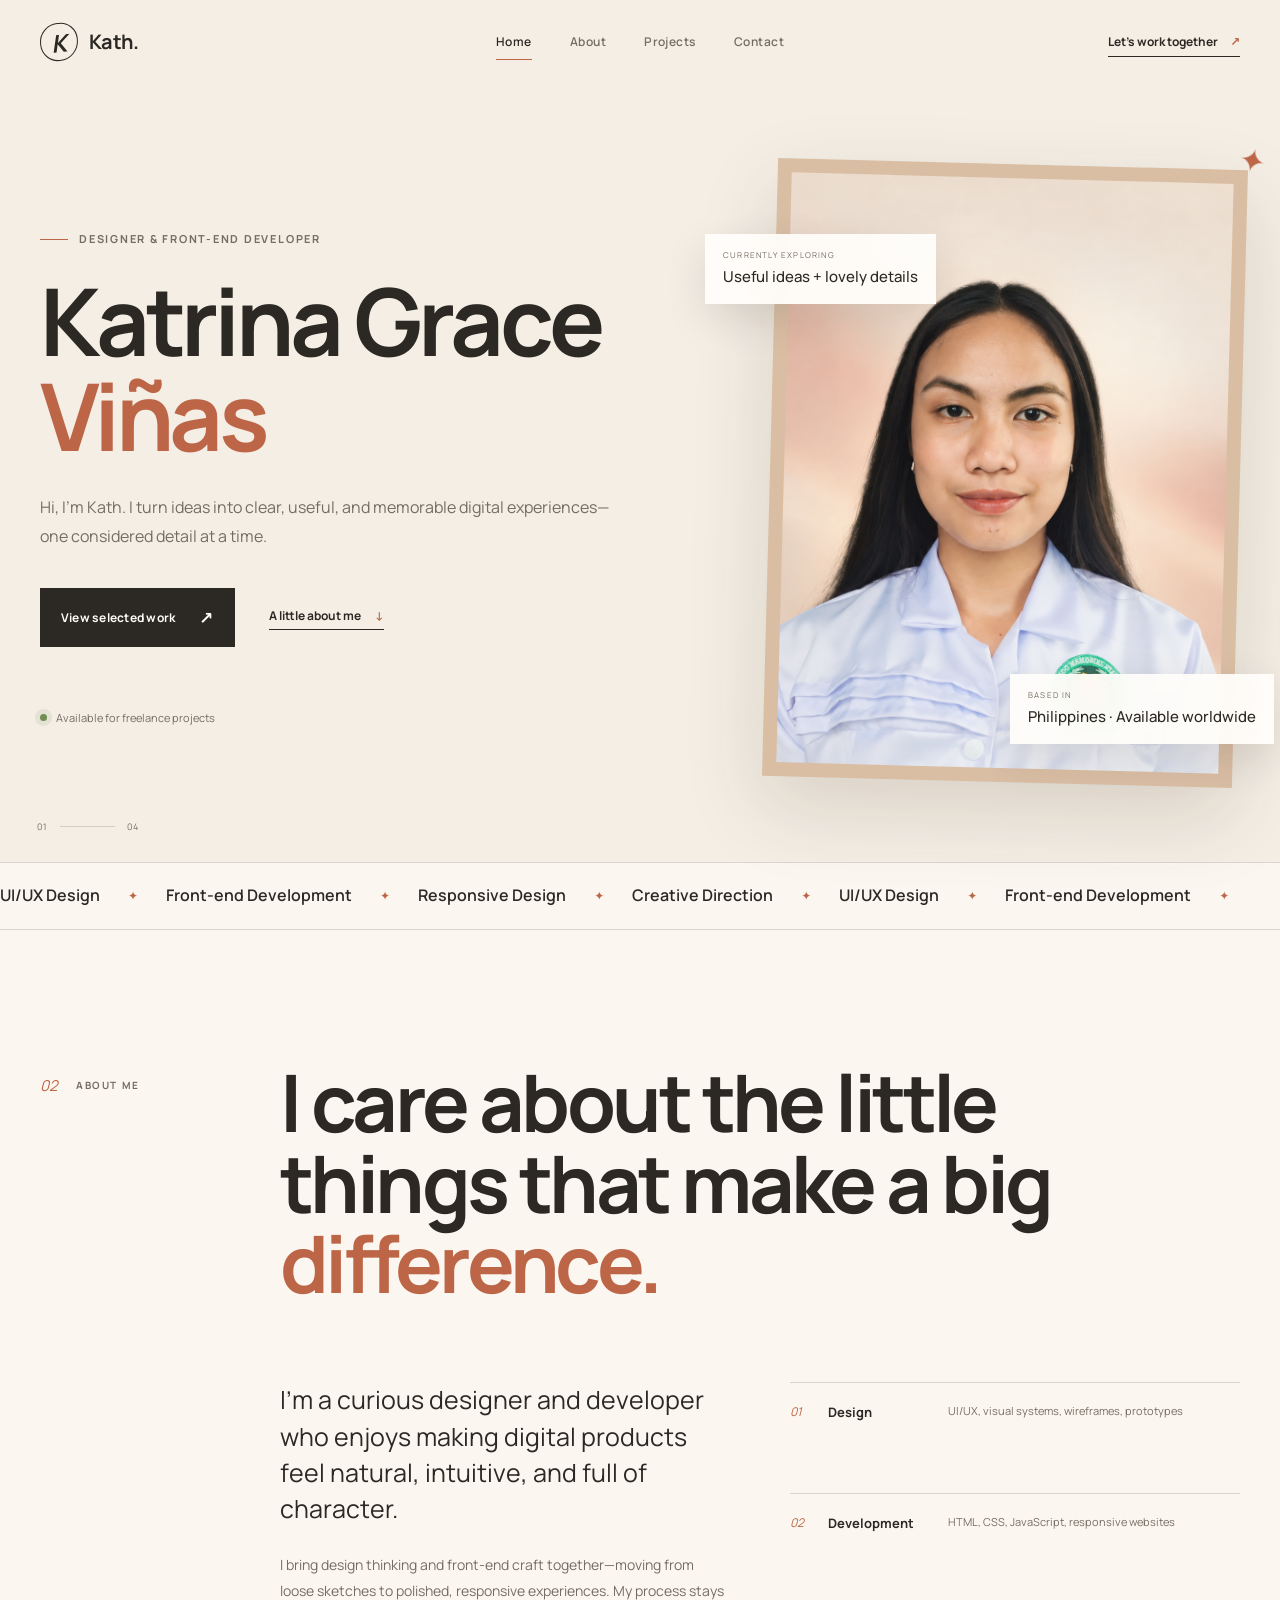
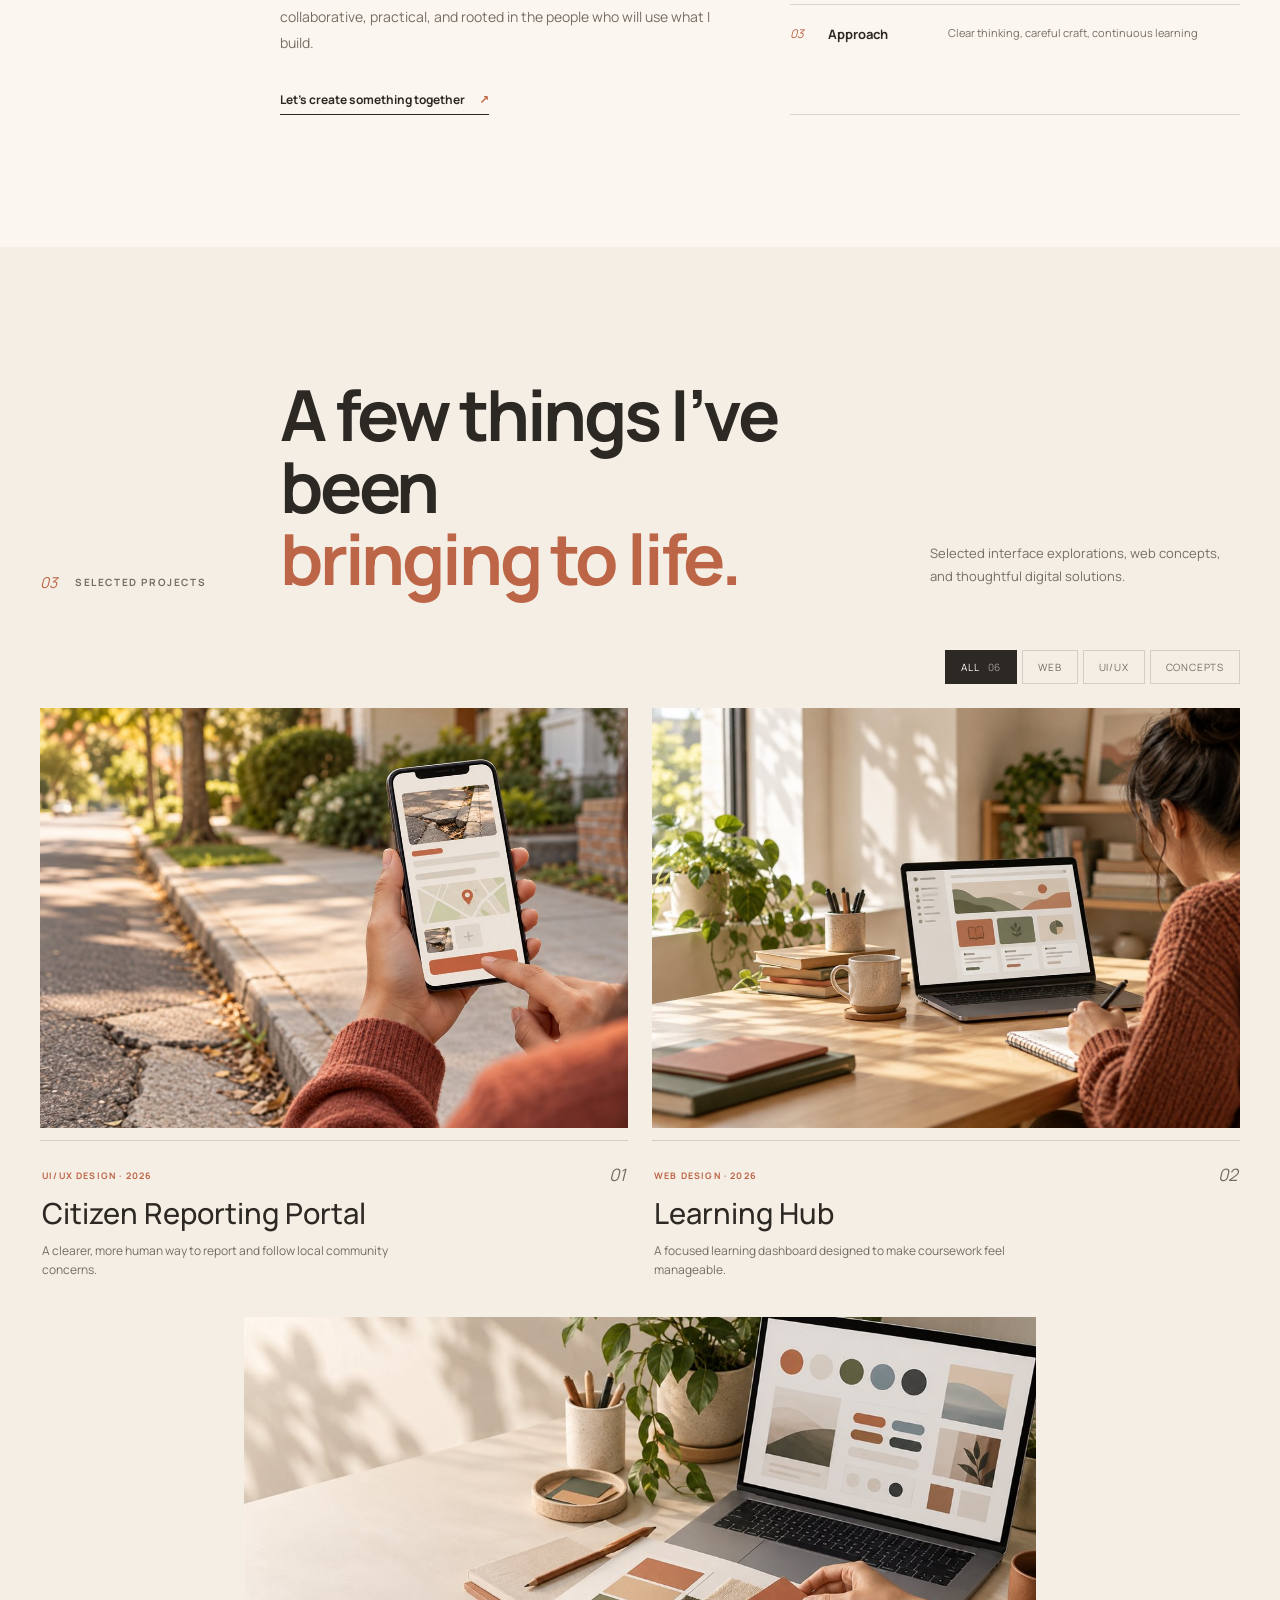
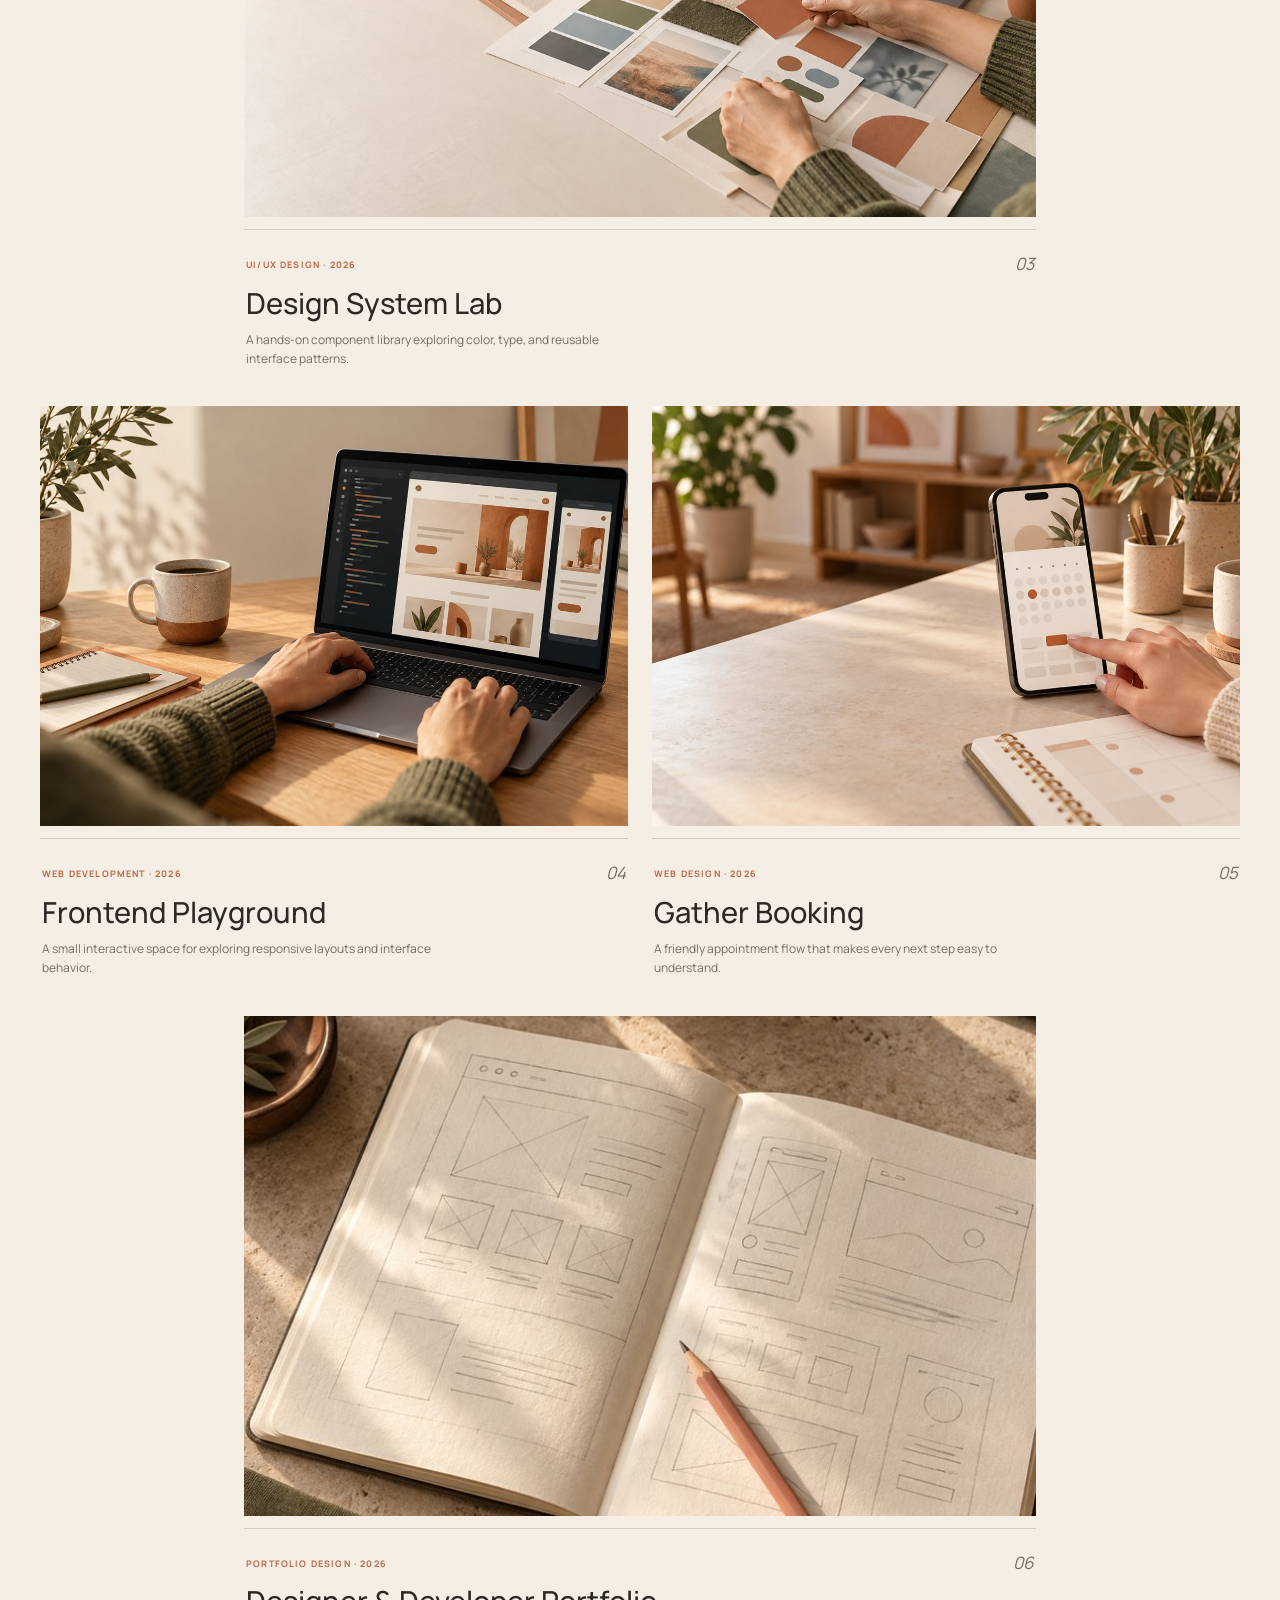
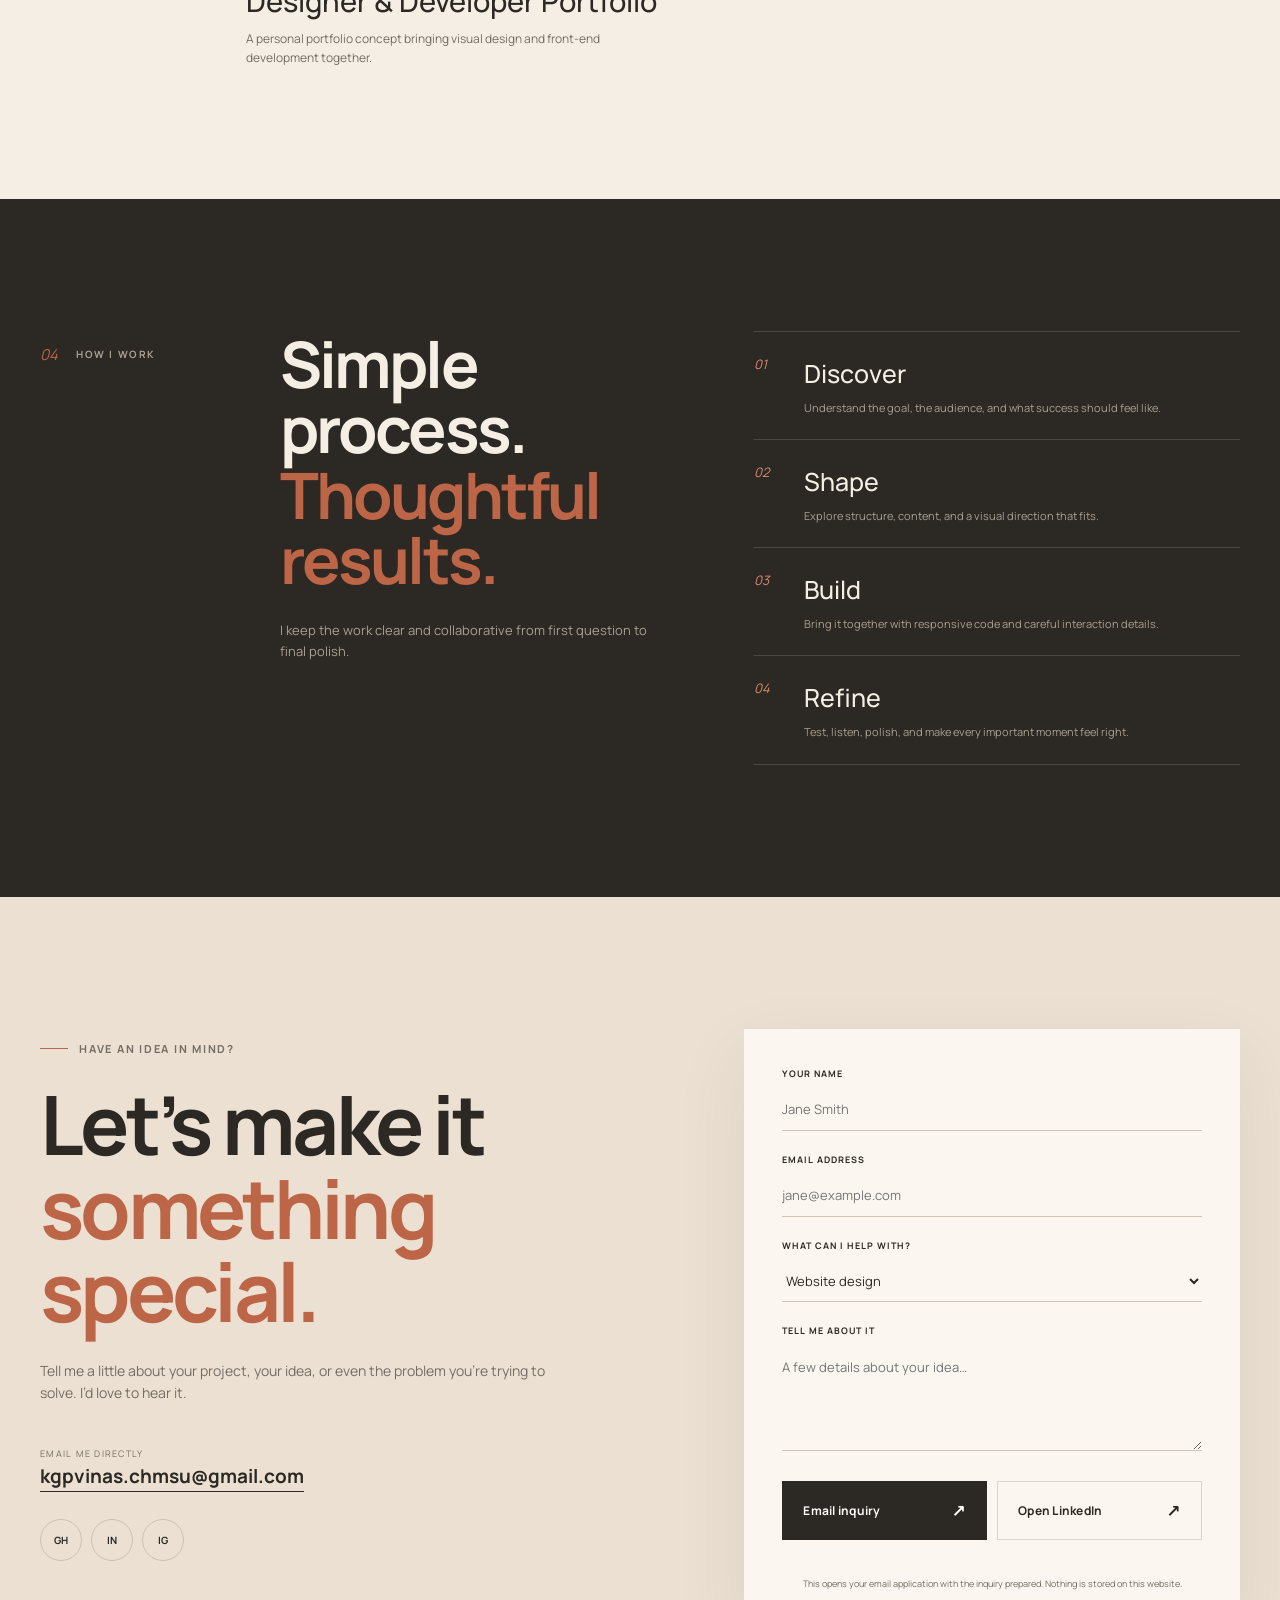
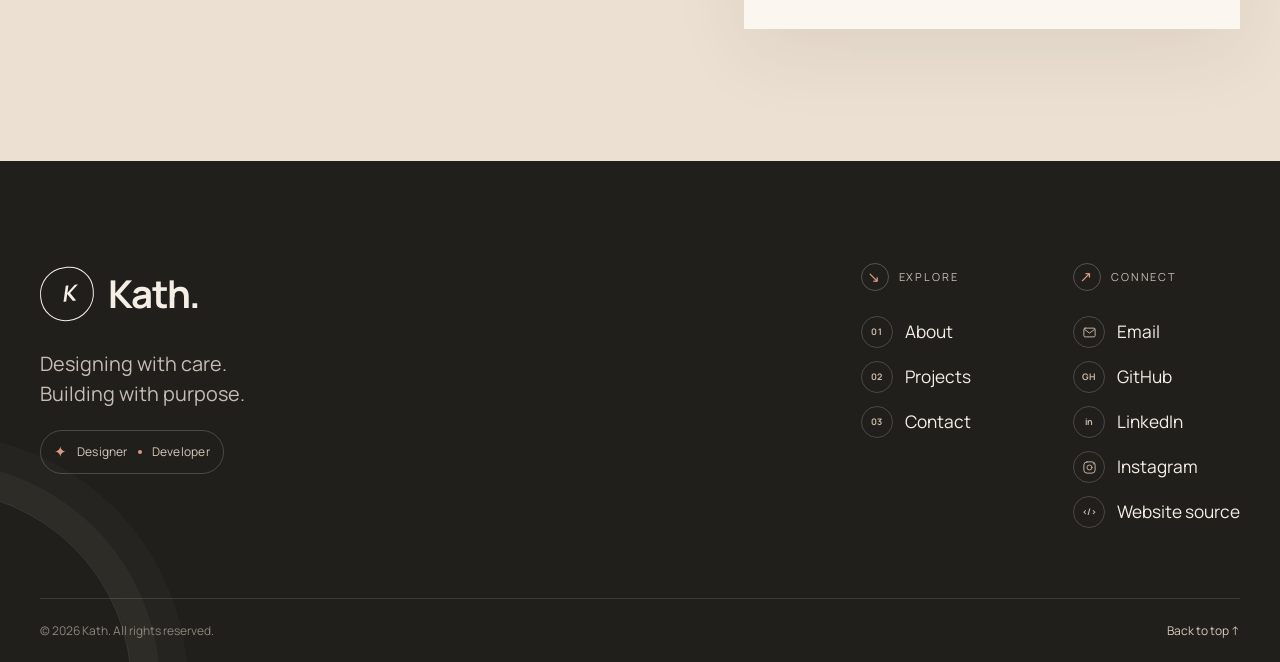
<file: index.html>
<!doctype html>
<html lang="en">
<head>
  <meta charset="UTF-8">
  <meta name="viewport" content="width=device-width, initial-scale=1.0">
  <meta name="description" content="Kath is a designer and front-end developer crafting warm, thoughtful digital experiences.">
  <meta name="theme-color" content="#f4eee5">
  <title>Katrina Grace Viñas — Designer & Developer</title>
  <link rel="preconnect" href="https://fonts.googleapis.com">
  <link rel="preconnect" href="https://fonts.gstatic.com" crossorigin>
  <link href="https://fonts.googleapis.com/css2?family=Manrope:wght@400;500;600;700;800&display=swap" rel="stylesheet">
  <link rel="stylesheet" href="styles.css">
  <link rel="stylesheet" href="project-images.css">
  <link rel="stylesheet" href="footer-enhancements.css">
</head>
<body>
  <a class="skip-link" href="#main-content">Skip to content</a>
  <header class="site-header" id="top">
    <nav class="nav shell" aria-label="Main navigation">
      <a class="brand" href="#home" aria-label="Katrina Grace Viñas, home"><span class="brand-orbit" aria-hidden="true">K</span><span>Kath.</span></a>
      <button class="menu-toggle" type="button" aria-label="Open menu" aria-expanded="false" aria-controls="nav-links"><span></span><span></span></button>
      <div class="nav-links" id="nav-links">
        <a href="#home" data-nav="home" class="active">Home</a>
        <a href="#about" data-nav="about">About</a>
        <a href="#projects" data-nav="projects">Projects</a>
        <a href="#contact" data-nav="contact">Contact</a>
      </div>
      <a class="nav-cta" href="#contact">Let’s work together <span>↗</span></a>
    </nav>
  </header>

  <main id="main-content">
    <section class="hero section shell" id="home">
      <div class="hero-copy reveal">
        <p class="eyebrow"><span></span> Designer & front-end developer</p>
        <h1>Katrina Grace<br><em>Viñas</em></h1>
        <p class="hero-intro">Hi, I’m Kath. I turn ideas into clear, useful, and memorable digital experiences—one considered detail at a time.</p>
        <div class="hero-actions">
          <a class="button button-dark" href="#projects">View selected work <span>↗</span></a>
          <a class="text-button" href="#about">A little about me <span>↓</span></a>
        </div>
        <div class="hero-note"><span class="available-dot"></span> Available for freelance projects</div>
      </div>
      <div class="hero-media reveal" aria-label="Portrait of Kath">
        <div class="image-frame"><img src="assets/kath-profile.png" alt="Portrait of Kath, designer and front-end developer" width="1254" height="1254"></div>
        <div class="floating-card card-top"><span>Currently exploring</span><strong>Useful ideas + lovely details</strong></div>
        <div class="floating-card card-bottom"><span>Based in</span><strong>Philippines · Available worldwide</strong></div>
        <span class="scribble" aria-hidden="true">✦</span>
      </div>
      <div class="hero-index" aria-hidden="true"><span>01</span><i></i><span>04</span></div>
    </section>

    <section class="marquee" aria-label="Areas of expertise">
      <div class="marquee-track"><span>UI/UX Design</span><i>✦</i><span>Front-end Development</span><i>✦</i><span>Responsive Design</span><i>✦</i><span>Creative Direction</span><i>✦</i><span>UI/UX Design</span><i>✦</i><span>Front-end Development</span><i>✦</i></div>
    </section>

    <section class="about section" id="about">
      <div class="shell about-grid">
        <div class="section-label reveal"><span>02</span><p>About me</p></div>
        <div class="about-heading reveal"><h2>I care about the little things that make a big <em>difference.</em></h2></div>
        <div class="about-body reveal">
          <p class="lead">I’m a curious designer and developer who enjoys making digital products feel natural, intuitive, and full of character.</p>
          <p>I bring design thinking and front-end craft together—moving from loose sketches to polished, responsive experiences. My process stays collaborative, practical, and rooted in the people who will use what I build.</p>
          <a class="underlined-link" href="#contact">Let’s create something together <span>↗</span></a>
        </div>
        <div class="capabilities reveal">
          <div><span>01</span><h3>Design</h3><p>UI/UX, visual systems, wireframes, prototypes</p></div>
          <div><span>02</span><h3>Development</h3><p>HTML, CSS, JavaScript, responsive websites</p></div>
          <div><span>03</span><h3>Approach</h3><p>Clear thinking, careful craft, continuous learning</p></div>
        </div>
      </div>
    </section>

    <section class="projects section shell" id="projects">
      <div class="projects-heading reveal">
        <div class="section-label"><span>03</span><p>Selected projects</p></div>
        <h2>A few things I’ve been<br><em>bringing to life.</em></h2>
        <p>Selected interface explorations, web concepts, and thoughtful digital solutions.</p>
      </div>
      <div class="filters reveal" aria-label="Filter projects">
        <button type="button" class="filter active" data-filter="all" aria-pressed="true">All <span>06</span></button>
        <button type="button" class="filter" data-filter="web" aria-pressed="false">Web</button>
        <button type="button" class="filter" data-filter="ui" aria-pressed="false">UI/UX</button>
        <button type="button" class="filter" data-filter="concept" aria-pressed="false">Concepts</button>
      </div>
      <div class="project-grid" id="project-grid" aria-live="polite"></div>
    </section>

    <section class="process section">
      <div class="shell process-grid">
        <div class="section-label light reveal"><span>04</span><p>How I work</p></div>
        <div class="process-copy reveal"><h2>Simple process.<br><em>Thoughtful results.</em></h2><p>I keep the work clear and collaborative from first question to final polish.</p></div>
        <ol class="process-list reveal">
          <li><span>01</span><div><h3>Discover</h3><p>Understand the goal, the audience, and what success should feel like.</p></div></li>
          <li><span>02</span><div><h3>Shape</h3><p>Explore structure, content, and a visual direction that fits.</p></div></li>
          <li><span>03</span><div><h3>Build</h3><p>Bring it together with responsive code and careful interaction details.</p></div></li>
          <li><span>04</span><div><h3>Refine</h3><p>Test, listen, polish, and make every important moment feel right.</p></div></li>
        </ol>
      </div>
    </section>

    <section class="contact section" id="contact">
      <div class="shell contact-grid">
        <div class="contact-copy reveal">
          <p class="eyebrow"><span></span> Have an idea in mind?</p>
          <h2>Let’s make it<br><em>something special.</em></h2>
          <p>Tell me a little about your project, your idea, or even the problem you’re trying to solve. I’d love to hear it.</p>
          <div class="contact-meta"><small>Email me directly</small><a data-email-link href="mailto:kgpvinas.chmsu@gmail.com">kgpvinas.chmsu@gmail.com</a></div>
          <div class="social-row" aria-label="Social links">
            <a data-social="github" href="https://github.com/kgpvinaschmsu-hub" target="_blank" rel="noopener noreferrer" aria-label="GitHub profile">GH</a>
            <a data-social="linkedin" href="https://www.linkedin.com/in/katrina-grace-vinas-799b68389" target="_blank" rel="noopener noreferrer" aria-label="LinkedIn">IN</a>
            <a data-social="instagram" href="https://www.instagram.com/kath_ryyna/" target="_blank" rel="noopener noreferrer" aria-label="Instagram profile">IG</a>
          </div>
        </div>
        <form class="contact-form reveal" id="contact-form">
          <div class="field-row"><label for="name">Your name</label><input id="name" name="name" type="text" placeholder="Jane Smith" required maxlength="100"></div>
          <div class="field-row"><label for="email">Email address</label><input id="email" name="email" type="email" placeholder="jane@example.com" required maxlength="150"></div>
          <div class="field-row"><label for="project-type">What can I help with?</label><select id="project-type" name="project-type"><option>Website design</option><option>UI/UX design</option><option>Front-end development</option><option>Something else</option></select></div>
          <div class="field-row"><label for="message">Tell me about it</label><textarea id="message" name="message" rows="4" placeholder="A few details about your idea…" required maxlength="3000"></textarea></div>
          <div class="contact-actions">
            <button class="button button-dark" type="submit">Email inquiry <span aria-hidden="true">↗</span></button>
            <a class="button button-outline" href="https://www.linkedin.com/in/katrina-grace-vinas-799b68389" target="_blank" rel="noopener noreferrer">Open LinkedIn <span aria-hidden="true">↗</span></a>
          </div>
          <p class="form-status" id="form-status" role="status" aria-live="polite"></p>
          <p class="form-note">This opens your email application with the inquiry prepared. Nothing is stored on this website.</p>
        </form>
      </div>
    </section>
  </main>

  <footer class="footer">
    <div class="shell footer-main">
      <div class="footer-intro"><a class="brand footer-brand" href="#home"><span class="brand-orbit">K</span><span>Kath.</span></a><p>Designing with care.<br>Building with purpose.</p><span class="footer-role"><span aria-hidden="true">✦</span> Designer <i></i> Developer</span></div>
      <nav class="footer-nav" aria-label="Footer navigation">
        <div class="footer-group"><small><span class="footer-group-icon" aria-hidden="true">↘</span> Explore</small><a href="#about"><span class="footer-number">01</span> About</a><a href="#projects"><span class="footer-number">02</span> Projects</a><a href="#contact"><span class="footer-number">03</span> Contact</a></div>
        <div class="footer-group"><small><span class="footer-group-icon" aria-hidden="true">↗</span> Connect</small><a data-email-link href="mailto:kgpvinas.chmsu@gmail.com"><span class="footer-icon" aria-hidden="true"><svg viewBox="0 0 24 24"><rect x="3" y="5" width="18" height="14" rx="2"></rect><path d="m4 7 8 6 8-6"></path></svg></span>Email</a><a data-social="github" href="https://github.com/kgpvinaschmsu-hub" target="_blank" rel="noopener noreferrer"><span class="footer-icon footer-icon-letters" aria-hidden="true">GH</span>GitHub</a><a data-social="linkedin" href="https://www.linkedin.com/in/katrina-grace-vinas-799b68389" target="_blank" rel="noopener noreferrer"><span class="footer-icon footer-icon-letters" aria-hidden="true">in</span>LinkedIn</a><a data-social="instagram" href="https://www.instagram.com/kath_ryyna/" target="_blank" rel="noopener noreferrer"><span class="footer-icon" aria-hidden="true"><svg viewBox="0 0 24 24"><rect x="3" y="3" width="18" height="18" rx="5"></rect><circle cx="12" cy="12" r="4"></circle><circle class="icon-dot" cx="18" cy="6" r="1"></circle></svg></span>Instagram</a><a href="https://github.com/kgpvinaschmsu-hub/kath" target="_blank" rel="noopener noreferrer"><span class="footer-icon footer-icon-letters" aria-hidden="true">&lt;/&gt;</span>Website source</a></div>
      </nav>
    </div>
    <div class="shell footer-bottom"><span>© <span id="year"></span> Kath. All rights reserved.</span><a href="#top">Back to top ↑</a></div>
  </footer>

  <div class="project-overlay" id="project-overlay" aria-hidden="true">
    <div class="overlay-scrim" data-close></div>
    <article class="project-panel" role="dialog" aria-modal="true" aria-labelledby="detail-title" tabindex="-1"><button class="close-project" type="button" data-close aria-label="Close project">×</button><div id="project-content"></div></article>
  </div>
  <script src="script.js"></script>
</body>
</html>
</file>
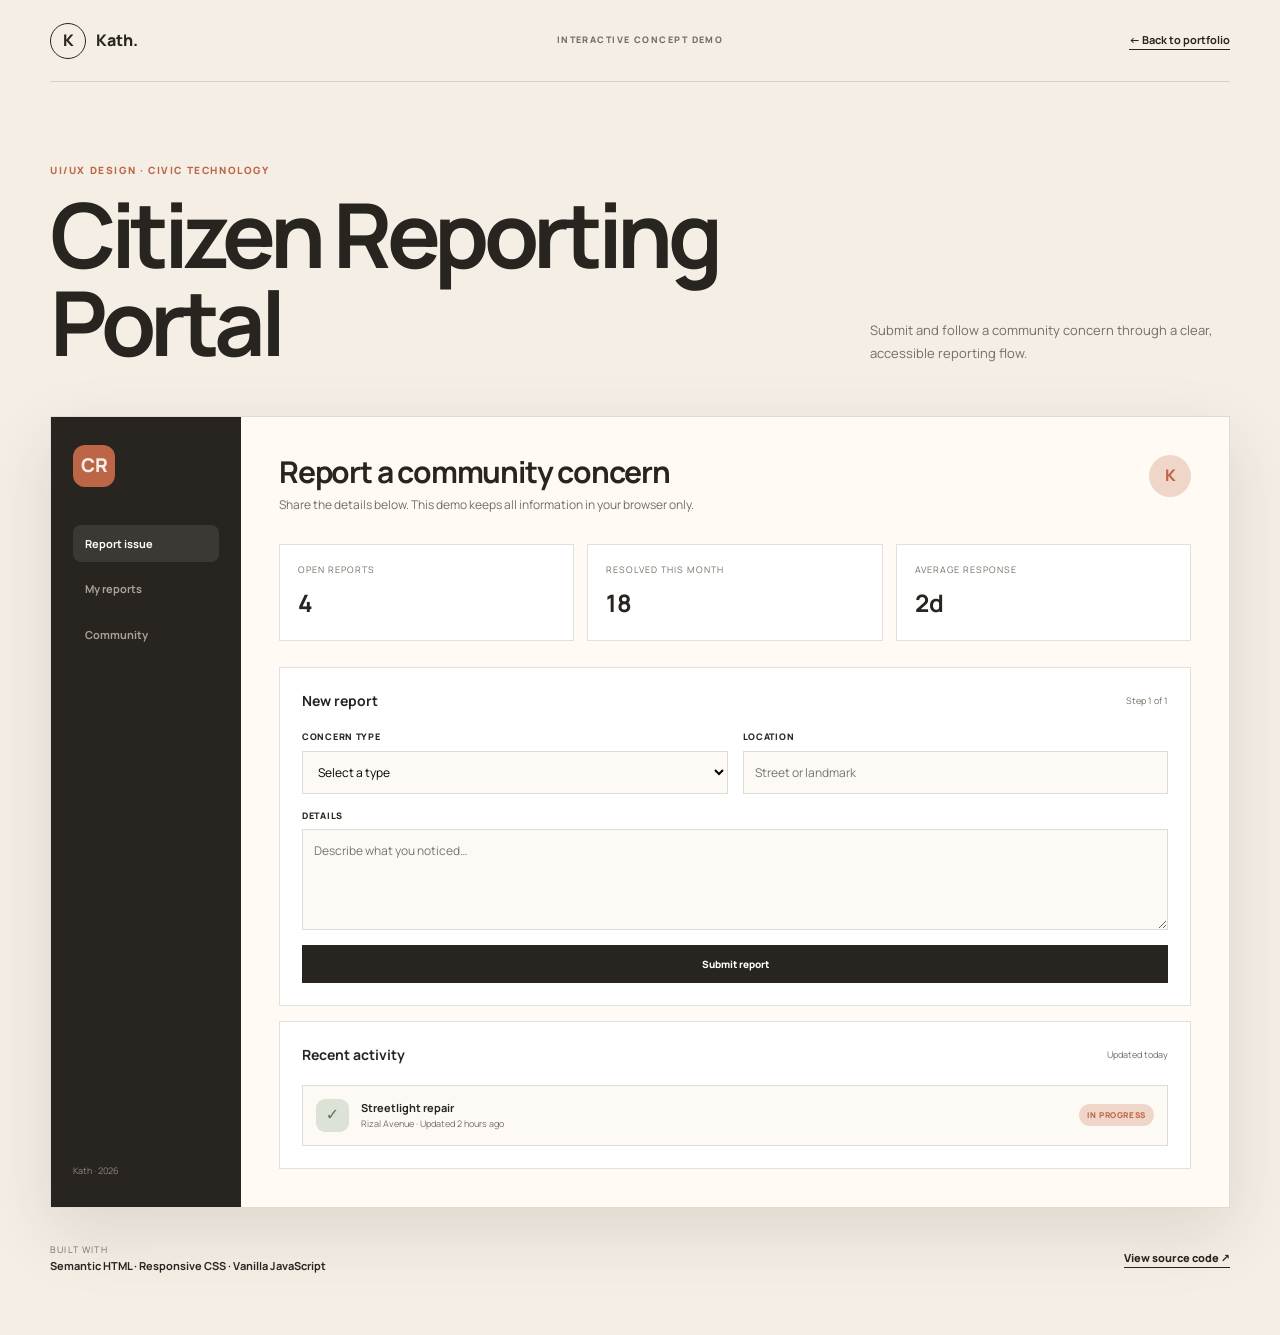
<file: demos/index.html>
<!doctype html>
<html lang="en">
<head>
  <meta charset="UTF-8">
  <meta name="viewport" content="width=device-width, initial-scale=1.0">
  <meta name="description" content="Interactive coded concept from Kath's design and development portfolio.">
  <meta name="theme-color" content="#f4eee5">
  <title>Interactive Project Demo — Kath</title>
  <link rel="preconnect" href="https://fonts.googleapis.com">
  <link rel="preconnect" href="https://fonts.gstatic.com" crossorigin>
  <link href="https://fonts.googleapis.com/css2?family=Manrope:wght@400;500;600;700;800&display=swap" rel="stylesheet">
  <link rel="stylesheet" href="styles.css">
  <style>
    .palette-options{display:flex;gap:12px}.palette-swatch{width:38px;height:38px;border:3px solid white;outline:1px solid var(--line);border-radius:50%;background:#bd6547}.palette-swatch.olive{background:#667153}.palette-swatch.blue{background:#52728a}.palette-swatch.active{outline:3px solid var(--ink)}
    .design-tokens{display:grid;grid-template-columns:repeat(3,1fr);gap:13px;margin:15px 0}.token-card{display:flex;flex-direction:column;gap:7px;padding:18px;background:white;border:1px solid var(--line)}.token-card>span{font-size:9px;color:var(--muted);text-transform:uppercase;letter-spacing:.1em}.token-card small{font-size:9px;color:var(--muted)}.token-heading{font-size:35px;line-height:1.1;letter-spacing:-.08em}.spacing-bars{height:36px;display:flex;align-items:end;gap:5px}.spacing-bars i{width:18px;background:var(--olive);height:10px}.spacing-bars i:nth-child(2){height:17px}.spacing-bars i:nth-child(3){height:25px}.spacing-bars i:nth-child(4){height:33px}
    .preview-controls{display:flex;align-items:center;gap:12px;flex-wrap:wrap}.preview-controls>span{font-size:10px;color:var(--muted)}.lab-primary,.lab-secondary{border:0;padding:11px 15px;font-size:10px;font-weight:800;border-radius:var(--lab-radius,3px);transition:.2s}.lab-primary{background:var(--lab-accent,#bd6547);color:white}.lab-secondary{background:color-mix(in srgb,var(--lab-accent,#bd6547) 15%,white);color:var(--lab-accent,#bd6547)}.component-preview.square-corners .lab-primary,.component-preview.square-corners .lab-secondary{border-radius:0}.component-preview .secondary[aria-pressed="true"]{background:var(--olive);color:white}.view-controls{display:flex;gap:6px}
    .playground-frame{min-height:250px;padding:18px;background:linear-gradient(135deg,#efe0d2,#dce2d5);display:grid;place-items:center;transition:.25s}.playground-frame.mobile{padding:20px;max-width:290px;min-height:390px;margin:auto;border:7px solid #292721;border-radius:26px}.playground-card{width:100%;max-width:520px;padding:27px;background:#fffaf3;box-shadow:0 12px 35px rgba(40,37,32,.12)}.playground-kicker{font-size:8px;font-weight:800;letter-spacing:.14em;color:var(--accent)}.playground-card h3{font-size:25px;line-height:1.15;letter-spacing:-.05em;margin:12px 0 8px}.playground-card p{font-size:11px;color:var(--muted);margin:0 0 17px}.playground-card>span:last-child{display:block;margin-top:12px;font-size:9px;color:var(--muted)}
    .portfolio-intro{display:flex;align-items:end;justify-content:space-between;gap:18px;padding:22px;background:#e8dfd2;margin-bottom:18px}.portfolio-intro .eyebrow{display:block;margin:0 0 8px;font-size:8px}.portfolio-intro h3{font-size:23px;line-height:1.15;letter-spacing:-.04em;margin:0}.portfolio-contact{white-space:nowrap}.portfolio-grid{grid-template-columns:repeat(2,1fr)}.portfolio-card{padding:0;text-align:left;color:var(--ink);font-family:var(--font)}.portfolio-card[hidden]{display:none}.portfolio-card .portfolio-art{height:130px;display:flex;flex-direction:column;align-items:flex-start;justify-content:space-between;padding:15px;font-size:28px;font-weight:800;color:rgba(40,37,32,.75)}.portfolio-card:nth-child(3n) .portfolio-art{background:linear-gradient(145deg,#ead5c9,#c88e73)}.portfolio-art small{font-size:8px;letter-spacing:.12em}.portfolio-card .gallery-body{display:flex;flex-direction:column;align-items:flex-start;gap:6px}.portfolio-card .gallery-body strong{font-size:11px}.portfolio-card .gallery-body span{font-size:9px;color:var(--muted);font-weight:400}.portfolio-card .gallery-body em{font-size:9px;font-style:normal;font-weight:800;color:var(--accent);margin-top:3px}.portfolio-card:hover{transform:translateY(-2px);box-shadow:0 9px 22px rgba(56,42,29,.1)}.portfolio-modal{position:fixed;inset:0;background:rgba(30,27,23,.72);display:grid;place-items:center;padding:20px;z-index:20}.portfolio-modal[hidden]{display:none}.portfolio-dialog{position:relative;width:min(470px,100%);padding:34px;background:var(--cream)}.portfolio-dialog>button{position:absolute;right:14px;top:10px;border:0;background:transparent;font-size:22px}.portfolio-dialog h3{font-size:25px;margin:0 0 8px}.portfolio-dialog p{font-size:12px;color:var(--muted)}
    @media(max-width:560px){.design-tokens{grid-template-columns:1fr}.portfolio-grid{grid-template-columns:1fr}.portfolio-intro{align-items:flex-start;flex-direction:column}.playground-frame.mobile{margin-left:auto;margin-right:auto}}
  </style>
</head>
<body>
  <header class="demo-header">
    <a class="brand" href="../"><span>K</span>Kath.</a>
    <span class="concept-label">Interactive concept demo</span>
    <a class="back-link" href="../#projects">← Back to portfolio</a>
  </header>

  <main>
    <section class="intro">
      <div>
        <p class="eyebrow" id="project-type">Project demo</p>
        <h1 id="project-title">Loading project…</h1>
      </div>
      <p id="project-summary">A browser-based concept created with HTML, CSS, and JavaScript.</p>
    </section>

    <section class="demo-shell" aria-label="Interactive project demo">
      <aside class="demo-sidebar">
        <div class="mini-brand" id="mini-brand">K</div>
        <nav id="demo-nav" aria-label="Demo navigation"></nav>
        <span class="demo-year">Kath · 2026</span>
      </aside>
      <div class="demo-workspace" id="demo-workspace" aria-live="polite"></div>
    </section>

    <section class="demo-footer">
      <div><span>Built with</span><strong>Semantic HTML · Responsive CSS · Vanilla JavaScript</strong></div>
      <a href="https://github.com/kgpvinaschmsu-hub/kath/tree/main/demos" target="_blank" rel="noopener noreferrer">View source code ↗</a>
    </section>
  </main>

  <div class="toast" id="toast" role="status" aria-live="polite"></div>
  <script src="script.js"></script>
</body>
</html>
</file>
<file: styles.css>
:root{--paper:#f4eee5;--paper-2:#ebe0d2;--cream:#fbf7f0;--ink:#2c2823;--muted:#756d63;--terracotta:#bd6547;--terracotta-dark:#92503b;--olive:#667153;--sand:#d9bea4;--line:rgba(44,40,35,.16);--white:#fffdfa;--font:'Manrope',system-ui,-apple-system,'Segoe UI',sans-serif;--display:var(--font);--sans:var(--font)}
*{box-sizing:border-box}html{scroll-behavior:smooth}body{margin:0;background:var(--paper);color:var(--ink);font-family:var(--font);line-height:1.6;overflow-x:hidden}body.modal-open{overflow:hidden}button,input,textarea,select{font:inherit}button,a{-webkit-tap-highlight-color:transparent}a{color:inherit;text-decoration:none}button{cursor:pointer}img{display:block;max-width:100%}::selection{background:var(--terracotta);color:var(--white)}:focus-visible{outline:3px solid rgba(189,101,71,.38);outline-offset:4px}
.skip-link{position:fixed;left:16px;top:-60px;z-index:100;background:var(--ink);color:white;padding:10px 16px;border-radius:4px}.skip-link:focus{top:16px}.shell{width:min(1200px,calc(100% - 64px));margin-inline:auto}.section{padding:132px 0;scroll-margin-top:90px}
.site-header{position:fixed;inset:0 0 auto;z-index:30;background:rgba(244,238,229,.88);backdrop-filter:blur(18px);border-bottom:1px solid transparent;transition:border-color .25s,box-shadow .25s}.site-header.scrolled{border-color:var(--line);box-shadow:0 10px 40px rgba(62,44,29,.05)}.nav{height:84px;display:grid;grid-template-columns:1fr auto 1fr;align-items:center}.brand{display:inline-flex;align-items:center;gap:11px;font-weight:700;font-size:20px;letter-spacing:-.7px;justify-self:start}.brand-orbit{width:38px;height:38px;border:1px solid var(--ink);border-radius:50% 45% 52% 47%;display:grid;place-items:center;font-family:var(--display);font-size:24px;font-style:italic;transform:rotate(-6deg)}.nav-links{display:flex;align-items:center;gap:38px}.nav-links a{font-size:12px;font-weight:600;letter-spacing:.04em;color:var(--muted);position:relative}.nav-links a:after{content:'';position:absolute;left:0;right:100%;bottom:-8px;height:1px;background:var(--terracotta);transition:right .25s}.nav-links a:hover,.nav-links a.active{color:var(--ink)}.nav-links a.active:after{right:0}.nav-cta{justify-self:end;border-bottom:1px solid var(--ink);font-size:12px;font-weight:700;padding:5px 0}.nav-cta span{margin-left:10px;color:var(--terracotta)}.menu-toggle{display:none;border:0;background:none;padding:8px}
.hero{min-height:850px;padding-top:164px;padding-bottom:80px;display:grid;grid-template-columns:1.02fr .78fr;gap:9vw;align-items:center;position:relative}.eyebrow{font-size:11px;text-transform:uppercase;font-weight:700;letter-spacing:.16em;display:flex;align-items:center;gap:11px;color:var(--muted)}.eyebrow>span{width:28px;height:1px;background:var(--terracotta)}.hero h1,.about h2,.projects h2,.process h2,.contact h2{font-family:var(--font);font-weight:700;line-height:1.02;letter-spacing:-.045em}.hero h1{font-size:clamp(65px,7.3vw,108px);margin:25px 0 30px}.hero h1 em,.about h2 em,.projects h2 em,.process h2 em,.contact h2 em{color:var(--terracotta);font-style:normal;font-weight:700}.hero-intro{max-width:580px;color:var(--muted);font-size:16px;line-height:1.8}.hero-actions{display:flex;align-items:center;gap:34px;margin-top:37px}.button{border:1px solid transparent;display:inline-flex;align-items:center;justify-content:space-between;gap:24px;padding:15px 20px;font-size:12px;font-weight:700;letter-spacing:.02em;transition:transform .2s,background .2s,border-color .2s}.button:hover{transform:translateY(-3px)}.button-dark{background:var(--ink);color:var(--white)}.button-dark:hover{background:var(--terracotta-dark)}.button-outline{background:transparent;border-color:var(--line);color:var(--ink)}.button-outline:hover{background:var(--white);border-color:var(--ink)}.button span{font-size:17px}.text-button{font-size:12px;font-weight:700;border-bottom:1px solid var(--ink);padding-bottom:4px}.text-button span{margin-left:12px;color:var(--terracotta)}.hero-note{margin-top:62px;font-size:11px;color:var(--muted);display:flex;align-items:center;gap:9px}.available-dot{width:7px;height:7px;border-radius:50%;background:#728d51;box-shadow:0 0 0 5px rgba(114,141,81,.12)}
.hero-media{position:relative;justify-self:end;width:min(100%,470px)}.image-frame{background:var(--sand);padding:14px;box-shadow:0 30px 80px rgba(70,47,28,.15);transform:rotate(1.5deg)}.image-frame img{width:100%;height:590px;object-fit:cover;object-position:center center;filter:saturate(.94) contrast(.98)}.floating-card{position:absolute;background:rgba(255,253,250,.94);backdrop-filter:blur(10px);box-shadow:0 15px 40px rgba(53,37,23,.12);padding:15px 18px;display:flex;flex-direction:column;min-width:190px}.floating-card span{text-transform:uppercase;font-size:8px;letter-spacing:.15em;color:var(--muted)}.floating-card strong{font-family:var(--display);font-size:15px;font-weight:500;margin-top:3px}.card-top{left:-65px;top:70px}.card-bottom{right:-34px;bottom:38px}.scribble{position:absolute;color:var(--terracotta);font-size:32px;right:-26px;top:-29px;transform:rotate(15deg)}.hero-index{position:absolute;left:-3px;bottom:28px;display:flex;align-items:center;gap:12px;font-size:9px;color:var(--muted);letter-spacing:.1em}.hero-index i{width:55px;height:1px;background:var(--line)}
.marquee{overflow:hidden;border-block:1px solid var(--line);background:var(--cream);padding:20px 0}.marquee-track{display:flex;align-items:center;gap:28px;width:max-content;animation:marquee 25s linear infinite}.marquee-track span{font-family:var(--font);font-weight:600;font-size:16px}.marquee-track i{font-style:normal;color:var(--terracotta);font-size:12px}@keyframes marquee{to{transform:translateX(-50%)}}
.about{background:var(--cream)}.about-grid{display:grid;grid-template-columns:180px 1fr 1fr;column-gap:60px;row-gap:78px}.section-label{display:flex;align-items:flex-start;gap:18px;padding-top:12px}.section-label span{font-family:var(--display);font-style:italic;color:var(--terracotta);font-size:15px}.section-label p{font-size:10px;text-transform:uppercase;letter-spacing:.16em;font-weight:700;margin:3px 0;color:var(--muted)}.about-heading{grid-column:2/4}.about h2{font-size:clamp(53px,6.2vw,83px);max-width:920px;margin:0}.about-body{grid-column:2/3}.about-body p{color:var(--muted);font-size:14px;line-height:1.85}.about-body .lead{font-family:var(--display);font-size:25px;line-height:1.45;color:var(--ink);margin-top:0}.underlined-link{display:inline-block;margin-top:20px;font-size:12px;font-weight:700;border-bottom:1px solid var(--ink);padding-bottom:5px}.underlined-link span{color:var(--terracotta);margin-left:12px}.capabilities{grid-column:3/4;display:grid;gap:0;border-top:1px solid var(--line)}.capabilities>div{display:grid;grid-template-columns:38px 120px 1fr;align-items:start;padding:19px 0;border-bottom:1px solid var(--line)}.capabilities span{font-family:var(--display);font-style:italic;color:var(--terracotta);font-size:12px}.capabilities h3{font-size:13px;margin:0}.capabilities p{font-size:11px;line-height:1.6;color:var(--muted);margin:0}
.projects-heading{display:grid;grid-template-columns:190px 1fr 310px;align-items:end;gap:50px}.projects-heading h2{font-size:clamp(50px,5.5vw,76px);margin:0}.projects-heading>p{font-size:13px;line-height:1.75;color:var(--muted);margin:0 0 7px}.filters{display:flex;justify-content:flex-end;gap:5px;margin:55px 0 24px}.filter{border:1px solid var(--line);background:transparent;color:var(--muted);padding:8px 15px;font-size:10px;text-transform:uppercase;letter-spacing:.08em}.filter:hover,.filter.active{background:var(--ink);color:var(--white);border-color:var(--ink)}.filter span{opacity:.55;margin-left:5px}.project-grid{display:grid;grid-template-columns:repeat(12,1fr);gap:38px 24px}.project-card{grid-column:span 6}.project-card:nth-child(3n){grid-column:3/span 8}.project-visual{height:420px;position:relative;overflow:hidden;display:grid;place-items:center;padding:44px;cursor:pointer}.project-card:nth-child(3n) .project-visual{height:500px}.project-visual:after{content:'View project ↗';position:absolute;right:18px;bottom:18px;background:var(--cream);padding:9px 12px;font-size:9px;text-transform:uppercase;letter-spacing:.08em;transform:translateY(60px);transition:transform .25s}.project-card:hover .project-visual:after{transform:none}.visual-a{background:#d7a58e}.visual-b{background:#a7b29a}.visual-c{background:#d8bd96}.visual-d{background:#a6a98d}.visual-e{background:#c9a6a0}.visual-f{background:#b8a28c}
.mock-browser{width:92%;max-width:500px;background:#f9f4ec;box-shadow:0 22px 50px rgba(48,35,23,.24);transform:rotate(-2.5deg);transition:transform .35s;padding:0 16px 17px}.project-card:nth-child(even) .mock-browser{transform:rotate(2.5deg)}.project-card:hover .mock-browser{transform:rotate(0) scale(1.025)}.mock-bar{height:31px;border-bottom:1px solid #ddd1c3;display:flex;gap:5px;align-items:center}.mock-bar i{width:5px;height:5px;background:#bd6547;border-radius:50%}.mock-bar i:nth-child(2){background:#c7a666}.mock-bar i:nth-child(3){background:#7b8b64}.mock-canvas{display:grid;grid-template-columns:1fr .85fr;gap:12px;padding-top:16px}.mock-copy{padding:12px 3px}.mock-kicker,.mock-title,.mock-line,.mock-button{height:5px;background:#cfc4b7;margin-bottom:8px}.mock-kicker{width:34%;background:#bd6547}.mock-title{height:15px;width:80%;background:#3b3832}.mock-title.short{width:60%}.mock-line{width:92%;height:4px}.mock-line.short{width:68%}.mock-button{width:45%;height:14px;background:#667153;margin-top:16px}.mock-image{min-height:155px;background:linear-gradient(145deg,#897d6a,#d7c8b2);position:relative;overflow:hidden}.mock-image:before{content:'';position:absolute;width:100px;height:100px;border:20px solid rgba(255,255,255,.25);border-radius:50%;right:-25px;bottom:-20px}.visual-b .mock-image{background:linear-gradient(145deg,#687864,#c3cbb8)}.visual-c .mock-image{background:linear-gradient(145deg,#ad744e,#ecd0a7)}.visual-d .mock-image{background:linear-gradient(145deg,#59665a,#bfc5a7)}.visual-e .mock-image{background:linear-gradient(145deg,#9a5e5b,#d8b7af)}.visual-f .mock-image{background:linear-gradient(145deg,#745c4b,#cfb99e)}.project-info{display:grid;grid-template-columns:1fr auto;gap:20px;padding:20px 2px 0;border-top:1px solid var(--line);margin-top:12px}.project-meta{font-size:9px;text-transform:uppercase;letter-spacing:.13em;color:var(--terracotta);font-weight:700}.project-info h3{font-family:var(--display);font-size:29px;font-weight:500;margin:4px 0}.project-info p{font-size:12px;color:var(--muted);margin:0;max-width:390px}.project-number{font-family:var(--display);font-style:italic;font-size:17px;color:var(--muted)}.project-open{position:absolute;inset:0;border:0;background:transparent;font-size:0}
.process{background:var(--ink);color:var(--paper)}.process-grid{display:grid;grid-template-columns:180px .85fr 1fr;gap:60px}.section-label.light p{color:#a9a095}.process-copy h2{font-size:clamp(50px,5vw,72px);margin:0 0 28px}.process-copy p{color:#a9a095;font-size:13px;max-width:370px}.process-list{list-style:none;margin:0;padding:0;border-top:1px solid rgba(255,255,255,.15)}.process-list li{display:grid;grid-template-columns:50px 1fr;padding:22px 0;border-bottom:1px solid rgba(255,255,255,.15)}.process-list>li>span{font-family:var(--display);font-style:italic;color:#d98b70;font-size:13px}.process-list h3{margin:0 0 5px;font-family:var(--display);font-size:25px;font-weight:500}.process-list p{margin:0;color:#a9a095;font-size:11px;line-height:1.65}
.contact{background:var(--paper-2)}.contact-grid{display:grid;grid-template-columns:1fr .86fr;gap:10vw}.contact h2{font-size:clamp(56px,6.4vw,88px);margin:26px 0}.contact-copy>p:not(.eyebrow){font-size:14px;color:var(--muted);max-width:510px}.contact-meta{display:flex;flex-direction:column;margin-top:42px}.contact-meta small{font-size:9px;text-transform:uppercase;letter-spacing:.14em;color:var(--muted)}.contact-meta a{font-family:var(--font);font-size:19px;font-weight:700;border-bottom:1px solid var(--ink);width:max-content;max-width:100%}.social-row{display:flex;gap:9px;margin-top:27px}.social-row a{width:42px;height:42px;border:1px solid var(--line);border-radius:50%;display:grid;place-items:center;font-size:10px;font-weight:700}.social-row a:hover{background:var(--terracotta);color:white;border-color:var(--terracotta)}.contact-form{background:var(--cream);padding:38px;box-shadow:0 25px 70px rgba(73,50,32,.08)}.field-row{margin-bottom:22px}.field-row label{display:block;text-transform:uppercase;font-size:9px;letter-spacing:.11em;font-weight:700;margin-bottom:8px}.field-row input,.field-row textarea,.field-row select{width:100%;border:0;border-bottom:1px solid #cfc3b4;background:transparent;color:var(--ink);padding:10px 0;border-radius:0;outline:none;font-size:13px;resize:vertical}.field-row input:focus,.field-row textarea:focus,.field-row select:focus{border-color:var(--terracotta)}.contact-actions{display:grid;grid-template-columns:1fr 1fr;gap:10px;margin-top:5px}.contact-actions .button{width:100%;margin:0}.form-status{min-height:20px;color:var(--olive);font-size:11px;font-weight:700;text-align:center;margin:13px 0 0}.form-note{font-size:9px!important;text-align:center;margin:4px 0 0;color:var(--muted)}
.footer{background:#211f1b;color:var(--paper)}.footer-main{padding:65px 0 48px;display:flex;justify-content:space-between}.footer-brand .brand-orbit{border-color:var(--paper)}.footer-main>div>p{color:#9e978e;font-size:11px;margin:18px 0}.footer-nav{display:flex;gap:100px}.footer-nav>div{display:flex;flex-direction:column;gap:8px;min-width:80px}.footer-nav small{font-size:8px;text-transform:uppercase;letter-spacing:.15em;color:#9e978e;margin-bottom:8px}.footer-nav a{font-size:11px}.footer-bottom{border-top:1px solid rgba(255,255,255,.12);padding:19px 0;display:flex;justify-content:space-between;color:#8b857c;font-size:9px}
.project-overlay{position:fixed;inset:0;z-index:50;visibility:hidden;opacity:0;transition:opacity .3s,visibility .3s}.project-overlay.open{visibility:visible;opacity:1}.overlay-scrim{position:absolute;inset:0;background:rgba(33,28,23,.72);backdrop-filter:blur(5px)}.project-panel{position:absolute;right:0;top:0;bottom:0;width:min(680px,100%);overflow-y:auto;background:var(--cream);padding:70px clamp(28px,6vw,75px);transform:translateX(100%);transition:transform .35s}.project-overlay.open .project-panel{transform:none}.close-project{position:absolute;right:26px;top:24px;border:1px solid var(--line);background:transparent;width:39px;height:39px;border-radius:50%;font-size:22px}.detail-kicker{font-size:9px;text-transform:uppercase;letter-spacing:.15em;color:var(--terracotta);font-weight:700}.project-panel h2{font-family:var(--display);font-weight:700;font-size:50px;line-height:1;margin:18px 0}.project-panel p{color:var(--muted);font-size:13px;line-height:1.75}.detail-visual{height:300px;margin:33px 0;background:var(--sand);display:grid;place-items:center;padding:30px}.detail-visual .mock-browser{max-width:400px}.project-panel h4{font-family:var(--display);font-size:23px;font-weight:700;margin:29px 0 8px}.project-panel ul{padding-left:18px;color:var(--muted);font-size:13px}.project-panel li{margin:8px 0}.detail-actions{display:grid;grid-template-columns:1fr 1fr;gap:10px;margin-top:28px}.detail-actions .button{width:100%;padding-inline:16px}.detail-contact{display:inline-block;margin-top:18px;font-size:12px;font-weight:700;border-bottom:1px solid var(--ink)}
.reveal{opacity:1;transform:none}.reveal.visible{animation:rise-in .65s ease both}@keyframes rise-in{from{opacity:0;transform:translateY(20px)}to{opacity:1;transform:none}}
@media(max-width:980px){.nav{grid-template-columns:1fr auto}.nav-links{display:none}.nav-cta{display:none}.menu-toggle{display:block}.menu-toggle span{display:block;width:23px;height:1px;background:var(--ink);margin:6px}.nav-links.show{display:flex;position:absolute;top:84px;left:0;right:0;padding:28px 32px;background:var(--cream);border-bottom:1px solid var(--line);flex-direction:column;align-items:flex-start}.hero{grid-template-columns:1fr;gap:70px;padding-top:150px}.hero-copy{max-width:760px}.hero-media{justify-self:center;width:min(80%,520px)}.projects-heading{grid-template-columns:150px 1fr}.projects-heading>p{grid-column:2}.about-grid{grid-template-columns:130px 1fr}.about-heading{grid-column:2}.about-body{grid-column:2}.capabilities{grid-column:2}.process-grid{grid-template-columns:130px 1fr}.process-list{grid-column:2}.contact-grid{gap:50px}.project-grid{gap:50px 22px}.project-card,.project-card:nth-child(3n){grid-column:span 6}.project-card:nth-child(3n) .project-visual{height:420px}}
@media(max-width:700px){.shell{width:min(100% - 36px,1200px)}.section{padding:90px 0}.site-header{position:absolute}.nav{height:72px}.nav-links.show{top:72px}.hero{padding-top:115px;min-height:0;gap:55px}.hero h1{font-size:clamp(55px,16vw,78px)}.hero-intro{font-size:14px}.hero-actions{align-items:flex-start;flex-direction:column;gap:22px}.hero-note{margin-top:40px}.hero-media{width:92%}.image-frame img{height:450px}.card-top{left:-20px;top:45px}.card-bottom{right:-20px}.floating-card{min-width:160px;padding:11px 13px}.about-grid,.process-grid{grid-template-columns:1fr;gap:40px}.section-label,.about-heading,.about-body,.capabilities,.process-list{grid-column:1}.about h2,.projects h2,.process h2,.contact h2{font-size:clamp(45px,13vw,65px)}.capabilities>div{grid-template-columns:30px 100px 1fr}.projects-heading{display:block}.projects-heading h2{margin:25px 0}.filters{justify-content:flex-start;overflow-x:auto}.project-grid{display:block}.project-card,.project-card:nth-child(3n){margin-bottom:60px}.project-visual,.project-card:nth-child(3n) .project-visual{height:340px;padding:28px}.mock-image{min-height:130px}.process-copy{grid-column:1}.contact-grid{grid-template-columns:1fr}.contact-form{padding:26px 22px}.contact-actions,.detail-actions{grid-template-columns:1fr}.footer-main{flex-direction:column;gap:38px}.footer-nav{gap:70px}.footer-bottom{gap:12px;flex-direction:column}.project-panel h2{font-size:42px}}
@media(max-width:420px){.image-frame img{height:390px}.floating-card strong{font-size:12px}.project-visual{height:285px}.mock-canvas{gap:7px}.mock-image{min-height:105px}.project-info h3{font-size:25px}.capabilities>div{grid-template-columns:30px 1fr}.capabilities p{grid-column:2;margin-top:7px}.card-bottom{bottom:15px}.marquee-track span{font-size:17px}}
@media(prefers-reduced-motion:reduce){html{scroll-behavior:auto}*,*:before,*:after{animation-duration:.01ms!important;animation-iteration-count:1!important;transition-duration:.01ms!important}.reveal{opacity:1;transform:none}}
</file>
<file: project-images.css>
.project-visual .project-cover {
  position: absolute;
  inset: 0;
  width: 100%;
  height: 100%;
  object-fit: cover;
  transition: transform .55s ease;
}

.project-card:hover .project-cover {
  transform: scale(1.035);
}

.project-visual:after {
  z-index: 1;
}

.project-open {
  z-index: 2;
}

.detail-visual {
  padding: 0;
  overflow: hidden;
}

.detail-cover {
  display: block;
  width: 100%;
  height: 100%;
  object-fit: cover;
}

@media (prefers-reduced-motion: reduce) {
  .project-visual .project-cover {
    transition: none;
  }
}
</file>
<file: footer-enhancements.css>
.footer {
  position: relative;
  overflow: hidden;
}

.footer::before {
  content: "";
  position: absolute;
  width: 390px;
  height: 390px;
  left: -260px;
  bottom: -220px;
  border: 1px solid rgba(244, 238, 229, .12);
  border-radius: 50%;
  box-shadow: 0 0 0 28px rgba(244, 238, 229, .035), 0 0 0 56px rgba(244, 238, 229, .025);
  pointer-events: none;
}

.footer-main {
  position: relative;
  z-index: 1;
  align-items: flex-start;
  gap: 48px;
  padding: clamp(64px, 8vw, 102px) 0 70px;
}

.footer-intro {
  max-width: 430px;
}

.footer-brand {
  gap: 14px;
  font-size: clamp(28px, 3vw, 40px);
  letter-spacing: -.045em;
}

.footer-brand .brand-orbit {
  width: 54px;
  height: 54px;
  font-size: 22px;
}

.footer-main .footer-intro p {
  margin: 24px 0 20px;
  color: #c6bdb2;
  font-size: clamp(16px, 1.55vw, 21px);
  line-height: 1.55;
}

.footer-role {
  display: inline-flex;
  align-items: center;
  gap: 10px;
  padding: 9px 13px;
  border: 1px solid rgba(244, 238, 229, .2);
  border-radius: 999px;
  color: #d7c9b8;
  font-size: 12px;
  letter-spacing: .02em;
}

.footer-role > span {
  color: #d99a7d;
  font-size: 15px;
}

.footer-role i {
  width: 4px;
  height: 4px;
  border-radius: 50%;
  background: #d99a7d;
}

.footer-nav {
  gap: clamp(48px, 8vw, 120px);
}

.footer-group {
  min-width: 150px;
  gap: 13px !important;
}

.footer-nav .footer-group > small {
  display: flex;
  align-items: center;
  gap: 10px;
  margin-bottom: 12px;
  color: #c6bdb2;
  font-size: 11px;
  letter-spacing: .17em;
}

.footer-group-icon {
  display: grid;
  width: 28px;
  height: 28px;
  place-items: center;
  border: 1px solid rgba(244, 238, 229, .25);
  border-radius: 50%;
  color: #d99a7d;
  font-size: 15px;
}

.footer-nav .footer-group > a {
  display: flex;
  align-items: center;
  gap: 12px;
  color: #f4eee5;
  font-size: clamp(15px, 1.35vw, 18px);
  line-height: 1.3;
  transition: color .2s, transform .2s;
}

.footer-nav .footer-group > a:hover {
  color: #e3a98d;
  transform: translateX(3px);
}

.footer-number,
.footer-icon {
  display: grid;
  flex: 0 0 32px;
  width: 32px;
  height: 32px;
  place-items: center;
  border: 1px solid rgba(244, 238, 229, .2);
  border-radius: 50%;
  color: #cbb9a5;
  font-size: 10px;
  font-weight: 700;
}

.footer-number {
  font-size: 9px;
  letter-spacing: .03em;
}

.footer-icon svg {
  width: 15px;
  height: 15px;
  fill: none;
  stroke: currentColor;
  stroke-width: 1.5;
  stroke-linecap: round;
  stroke-linejoin: round;
}

.footer-icon svg .icon-dot {
  fill: currentColor;
  stroke: none;
}

.footer-icon-letters {
  font-size: 9px;
  letter-spacing: -.04em;
}

.footer-bottom {
  position: relative;
  z-index: 1;
  padding: 22px 0;
  font-size: 12px;
}

.footer-bottom a {
  color: #d7c9b8;
  font-size: 12px;
}

@media (max-width: 700px) {
  .footer-main {
    gap: 48px;
    padding: 58px 0 48px;
  }

  .footer-intro {
    max-width: none;
  }

  .footer-nav {
    display: grid;
    width: 100%;
    grid-template-columns: repeat(2, minmax(0, 1fr));
    gap: 28px;
  }

  .footer-group {
    min-width: 0;
  }

  .footer-nav .footer-group > a {
    gap: 8px;
    font-size: 14px;
  }

  .footer-number,
  .footer-icon {
    flex-basis: 28px;
    width: 28px;
    height: 28px;
  }

  .footer-bottom {
    align-items: flex-start;
    padding: 18px 0;
    font-size: 11px;
  }
}
</file>
<file: demos/styles.css>
:root{--paper:#f4eee5;--cream:#fffaf3;--ink:#282520;--muted:#756d63;--accent:#bd6547;--accent-soft:#f0d6c9;--olive:#667153;--olive-soft:#dce2d5;--line:rgba(40,37,32,.14);--white:#fff;--shadow:0 24px 65px rgba(56,42,29,.12);--font:'Manrope',system-ui,-apple-system,'Segoe UI',sans-serif}
*{box-sizing:border-box}html{scroll-behavior:smooth}body{margin:0;background:var(--paper);color:var(--ink);font-family:var(--font);line-height:1.6}button,input,textarea,select{font:inherit}button,a{-webkit-tap-highlight-color:transparent}button{cursor:pointer}a{color:inherit;text-decoration:none}:focus-visible{outline:3px solid rgba(189,101,71,.32);outline-offset:3px}.demo-header{width:min(1180px,calc(100% - 48px));height:82px;margin:auto;display:grid;grid-template-columns:1fr auto 1fr;align-items:center;border-bottom:1px solid var(--line)}.brand{display:flex;align-items:center;gap:10px;font-weight:800}.brand span{width:36px;height:36px;border:1px solid var(--ink);border-radius:50%;display:grid;place-items:center}.concept-label{text-transform:uppercase;font-size:9px;font-weight:800;letter-spacing:.16em;color:var(--muted)}.back-link{justify-self:end;font-size:11px;font-weight:700;border-bottom:1px solid var(--ink)}main{width:min(1180px,calc(100% - 48px));margin:auto}.intro{display:grid;grid-template-columns:1fr 360px;align-items:end;gap:60px;padding:80px 0 50px}.eyebrow{margin:0 0 12px;color:var(--accent);font-size:10px;font-weight:800;letter-spacing:.16em;text-transform:uppercase}.intro h1{font-size:clamp(48px,7vw,92px);line-height:.98;letter-spacing:-.06em;margin:0;max-width:780px}.intro>p{font-size:13px;color:var(--muted);margin:0;line-height:1.8}.demo-shell{min-height:660px;display:grid;grid-template-columns:190px 1fr;background:var(--cream);box-shadow:var(--shadow);border:1px solid var(--line);overflow:hidden}.demo-sidebar{background:var(--ink);color:var(--paper);padding:28px 22px;display:flex;flex-direction:column}.mini-brand{width:42px;height:42px;border-radius:12px;background:var(--accent);display:grid;place-items:center;font-size:19px;font-weight:800;margin-bottom:38px}.demo-sidebar nav{display:flex;flex-direction:column;gap:8px}.demo-sidebar button{border:0;background:transparent;color:#aaa197;padding:10px 12px;text-align:left;border-radius:8px;font-size:11px;font-weight:700}.demo-sidebar button.active,.demo-sidebar button:hover{background:rgba(255,255,255,.09);color:white}.demo-year{font-size:9px;color:#8f877e;margin-top:auto}.demo-workspace{padding:38px;overflow:hidden}.workspace-head{display:flex;align-items:flex-start;justify-content:space-between;gap:25px;margin-bottom:30px}.workspace-head h2{font-size:30px;letter-spacing:-.04em;line-height:1.15;margin:0 0 6px}.workspace-head p{font-size:12px;color:var(--muted);margin:0}.avatar{width:42px;height:42px;border-radius:50%;background:var(--accent-soft);display:grid;place-items:center;font-weight:800;color:var(--accent)}.stat-grid{display:grid;grid-template-columns:repeat(3,1fr);gap:13px;margin-bottom:26px}.stat{padding:18px;background:white;border:1px solid var(--line)}.stat span{display:block;font-size:9px;text-transform:uppercase;letter-spacing:.11em;color:var(--muted)}.stat strong{display:block;font-size:24px;margin-top:6px}.panel{background:white;border:1px solid var(--line);padding:22px}.panel+.panel{margin-top:15px}.panel-title{display:flex;justify-content:space-between;align-items:center;margin-bottom:18px}.panel-title h3{margin:0;font-size:14px}.panel-title span{font-size:9px;color:var(--muted)}.primary,.secondary,.pill{border:0;padding:11px 15px;font-size:10px;font-weight:800}.primary{background:var(--ink);color:white}.primary:hover{background:var(--accent)}.secondary{background:var(--accent-soft);color:var(--accent)}.pill{border-radius:100px;background:transparent;border:1px solid var(--line);color:var(--muted);padding:8px 12px}.pill.active{background:var(--ink);color:white}.form-grid{display:grid;grid-template-columns:1fr 1fr;gap:15px}.field{display:flex;flex-direction:column;gap:6px}.field.full{grid-column:1/-1}.field label{font-size:9px;font-weight:800;text-transform:uppercase;letter-spacing:.08em}.field input,.field textarea,.field select{width:100%;border:1px solid var(--line);background:#fdfaf6;padding:11px;outline:none;font-size:12px}.field input:focus,.field textarea:focus,.field select:focus{border-color:var(--accent)}.list{display:grid;gap:9px}.list-item{display:flex;align-items:center;gap:12px;padding:13px;border:1px solid var(--line);background:#fdfaf6}.list-icon{width:33px;height:33px;border-radius:9px;background:var(--olive-soft);color:var(--olive);display:grid;place-items:center;font-weight:800}.list-item div{flex:1}.list-item strong{display:block;font-size:11px}.list-item small{display:block;color:var(--muted);font-size:9px}.badge{font-size:8px;font-weight:800;text-transform:uppercase;letter-spacing:.08em;padding:5px 8px;border-radius:20px;background:var(--accent-soft);color:var(--accent)}.progress{height:7px;background:#eee8df;border-radius:10px;overflow:hidden}.progress i{display:block;height:100%;background:var(--olive);border-radius:10px}.course-grid,.gallery-grid{display:grid;grid-template-columns:repeat(3,1fr);gap:14px}.course-card,.gallery-card{border:1px solid var(--line);background:white;overflow:hidden}.course-art,.gallery-art{height:120px;background:linear-gradient(145deg,var(--accent-soft),#d7b49e);display:grid;place-items:center;font-size:32px}.course-card:nth-child(2) .course-art,.gallery-card:nth-child(2n) .gallery-art{background:linear-gradient(145deg,var(--olive-soft),#9baa91)}.course-card:nth-child(3) .course-art,.gallery-card:nth-child(3n) .gallery-art{background:linear-gradient(145deg,#e5d5b9,#c59468)}.course-body,.gallery-body{padding:14px}.course-body h3,.gallery-body h3{font-size:12px;margin:0 0 5px}.course-body p,.gallery-body p{font-size:9px;color:var(--muted);margin:0 0 12px}.filter-row{display:flex;gap:7px;flex-wrap:wrap;margin-bottom:18px}.task-form{display:flex;gap:9px}.task-form input{flex:1;border:1px solid var(--line);padding:11px}.task-row{display:flex;align-items:center;gap:11px;padding:14px 0;border-bottom:1px solid var(--line)}.task-row input{accent-color:var(--olive)}.task-row label{font-size:12px;flex:1}.task-row.done label{text-decoration:line-through;color:var(--muted)}.task-row button{border:0;background:transparent;color:var(--muted)}.calendar{display:grid;grid-template-columns:repeat(7,1fr);gap:6px}.day-name{text-align:center;font-size:8px;color:var(--muted);padding:5px}.day{border:1px solid var(--line);background:white;min-height:48px;font-size:10px}.day:hover,.day.selected{background:var(--ink);color:white}.time-grid{display:flex;gap:8px;flex-wrap:wrap}.time-slot{border:1px solid var(--line);background:white;padding:9px 12px;font-size:10px}.time-slot.selected{background:var(--accent);color:white;border-color:var(--accent)}.booking-summary{margin-top:18px;padding:14px;background:var(--olive-soft);font-size:11px}.archive-modal{position:fixed;inset:0;background:rgba(30,27,23,.72);display:grid;place-items:center;padding:20px;z-index:20}.archive-modal[hidden]{display:none}.archive-dialog{background:var(--cream);width:min(470px,100%);padding:28px;position:relative}.archive-dialog button{position:absolute;right:16px;top:13px;border:0;background:transparent;font-size:22px}.archive-dialog .gallery-art{height:210px}.toast{position:fixed;right:24px;bottom:24px;background:var(--ink);color:white;padding:13px 17px;font-size:11px;box-shadow:var(--shadow);transform:translateY(120px);opacity:0;transition:.25s;z-index:50}.toast.show{transform:none;opacity:1}.empty-state{text-align:center;padding:80px 20px}.empty-state h2{font-size:28px}.demo-footer{padding:35px 0 60px;display:flex;justify-content:space-between;align-items:center;gap:25px}.demo-footer div{display:flex;flex-direction:column}.demo-footer span{font-size:9px;text-transform:uppercase;letter-spacing:.13em;color:var(--muted)}.demo-footer strong{font-size:11px}.demo-footer a{font-size:11px;font-weight:800;border-bottom:1px solid var(--ink)}
@media(max-width:850px){.intro{grid-template-columns:1fr;padding-top:55px}.intro>p{max-width:560px}.demo-shell{grid-template-columns:1fr}.demo-sidebar{padding:16px;display:grid;grid-template-columns:auto 1fr;align-items:center;gap:16px}.mini-brand{margin:0}.demo-sidebar nav{flex-direction:row;overflow:auto}.demo-sidebar nav button{white-space:nowrap}.demo-year{display:none}.demo-workspace{padding:25px}.course-grid,.gallery-grid{grid-template-columns:repeat(2,1fr)}}
@media(max-width:560px){.demo-header{width:min(100% - 28px,1180px);grid-template-columns:1fr auto}.concept-label{display:none}.back-link{font-size:9px}main{width:min(100% - 28px,1180px)}.intro{gap:22px;padding:45px 0 35px}.intro h1{font-size:44px}.demo-workspace{padding:18px}.workspace-head h2{font-size:24px}.stat-grid{grid-template-columns:1fr}.form-grid{grid-template-columns:1fr}.field.full{grid-column:1}.course-grid,.gallery-grid{grid-template-columns:1fr}.calendar{gap:3px}.day{min-height:40px}.demo-footer{align-items:flex-start;flex-direction:column}}
</file>
